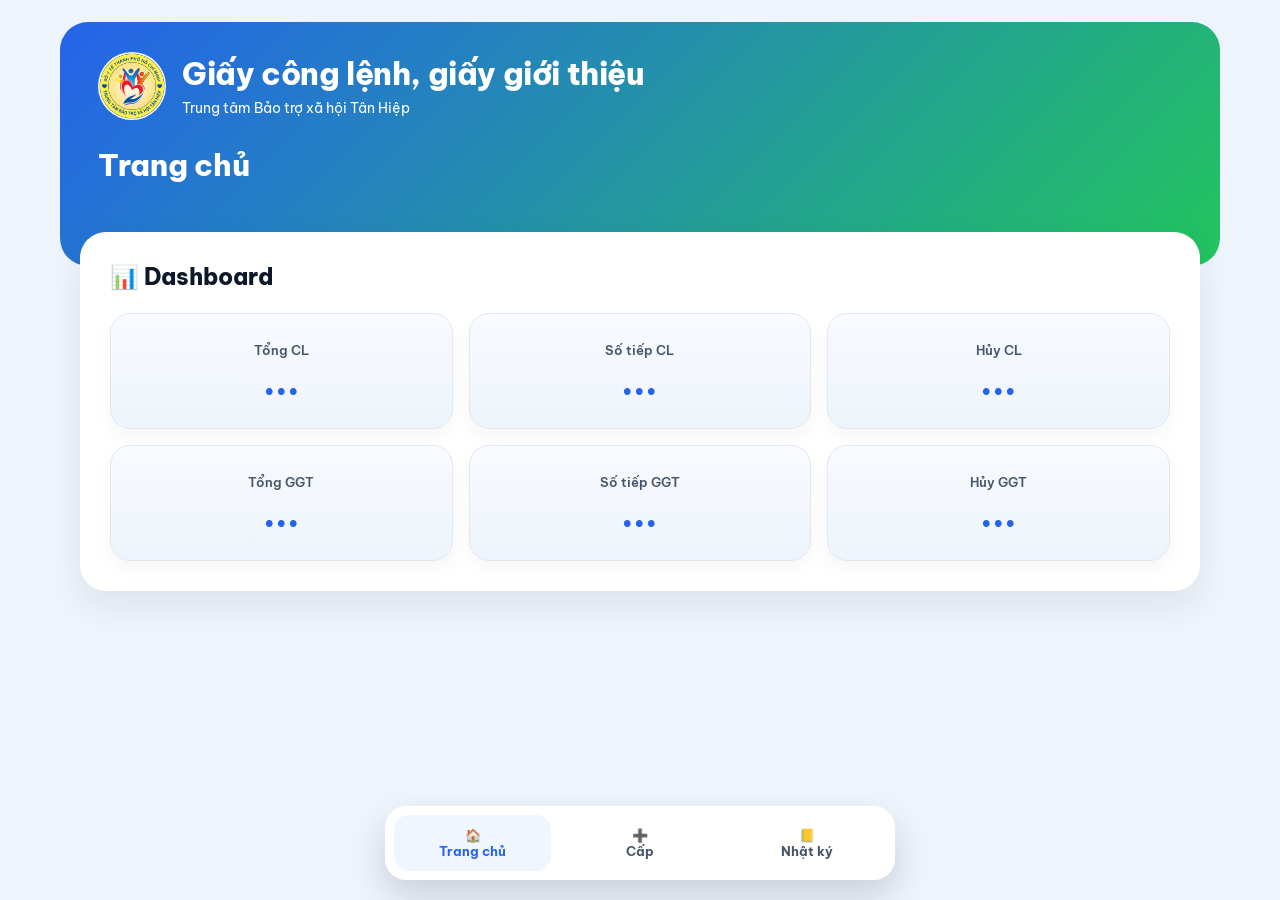
<file: index.html>
<!DOCTYPE html>
<html lang="vi">
<head>
  <meta charset="UTF-8">
  <meta name="viewport" content="width=device-width,initial-scale=1,viewport-fit=cover">

  <title>Giấy công lệnh, giấy giới thiệu</title>

  <meta http-equiv="Cache-Control" content="no-cache, no-store, must-revalidate">
  <meta http-equiv="Pragma" content="no-cache">
  <meta http-equiv="Expires" content="0">

  <meta name="theme-color" content="#2563eb">
  <meta name="apple-mobile-web-app-capable" content="yes">
  <meta name="apple-mobile-web-app-status-bar-style" content="default">
  <meta name="apple-mobile-web-app-title" content="Giấy công lệnh, giấy giới thiệu">

  <link rel="icon" type="image/png" href="icons/icon-192.png?v=159">
  <link rel="apple-touch-icon" sizes="1024x1024" href="logo.png?v=159">
  <link rel="manifest" href="manifest.json?v=159">

  <link rel="preconnect" href="https://fonts.googleapis.com">
  <link rel="preconnect" href="https://fonts.gstatic.com" crossorigin>
  <link
    href="https://fonts.googleapis.com/css2?family=Be+Vietnam+Pro:wght@400;500;600;700;800&display=swap"
    rel="stylesheet"
  >

  <link rel="stylesheet" href="css/style.css?v=159">
</head>

<body>
  <header class="header">
    <div class="brand">
      <img class="brand-logo" src="logo.png?v=159" alt="Logo Trung tâm">
      <div>
        <h1>Giấy công lệnh, giấy giới thiệu</h1>
        <p>Trung tâm Bảo trợ xã hội Tân Hiệp</p>
      </div>
    </div>

    <h2 id="pageTitle">Trang chủ</h2>
  </header>

  <section id="home" class="screen active">
    <div class="card">
      <h3>📊 Dashboard</h3>

      <div class="dashboard dashboard-3col">
        <!-- Hàng 1: Công lệnh -->
        <div>
          <span>Tổng CL</span>
          <h2 id="tongCL">-</h2>
        </div>

        <div>
          <span>Số tiếp CL</span>
          <h2 id="soTiepTheoCL">-</h2>
        </div>

        <div>
          <span>Hủy CL</span>
          <h2 id="huyCL">-</h2>
        </div>

        <!-- Hàng 2: Giấy giới thiệu -->
        <div>
          <span>Tổng GGT</span>
          <h2 id="tongGGT">-</h2>
        </div>

        <div>
          <span>Số tiếp GGT</span>
          <h2 id="soTiepTheoGGT">-</h2>
        </div>

        <div>
          <span>Hủy GGT</span>
          <h2 id="huyGGT">-</h2>
        </div>
      </div>
    </div>
  </section>

  <section id="cap" class="screen">
    <div class="card">
      <h3>📄 Cấp văn bản</h3>

      <label>Loại giấy</label>
      <select id="loaiGiay" onchange="doiLoaiGiay()">
        <option value="CONG_LENH">Công lệnh</option>
        <option value="GIAY_GIOI_THIEU">Giấy giới thiệu</option>
      </select>

      <hr>

      <label>Đồng chí</label>
      <input id="dongChi" placeholder="Nhập họ tên">

      <label>Tuổi</label>
      <input id="tuoi" placeholder="Nhập tuổi nếu có">

      <label>Chức vụ</label>
      <select id="chucVu">
        <option>Nhân viên</option>
        <option>Phó Trưởng phòng</option>
        <option>Trưởng phòng</option>
        <option>Giám đốc</option>
        <option>Phó Giám đốc</option>
      </select>

      <div id="formCL">
        <label>Đi từ</label>
        <input id="diTu" value="TTBTXH Tân Hiệp">

        <label>Đến</label>
        <select id="den" onchange="chonNoiDen()">
          <option>TTYT KV Bình Long</option>
          <option>Bệnh viện ĐK Bình Phước</option>
          <option>Bệnh viện ĐK Bình Dương</option>
          <option>Bệnh viện Chợ Rẫy</option>
          <option>Đồng Nai, Tp. Hồ Chí Minh</option>
          <option>Khác...</option>
        </select>

        <input id="denKhac" style="display:none" placeholder="Nhập nơi đến khác">

        <label>Nội dung công tác</label>
        <select id="noiDung" onchange="chonNoiDungCongTac()">
          <option>Nuôi bệnh</option>
          <option>Chuyển viện, rước bệnh</option>
          <option>Đưa rước viên chức, người lao động đi công tác</option>
          <option>Đưa rước Ban Giám đốc đi công tác</option>
          <option>Khác...</option>
        </select>

        <input id="noiDungKhac" style="display:none" placeholder="Nhập nội dung công tác thực tế">

        <label>Ngày đi</label>
        <input type="date" id="ngayDi">

        <label>Ngày về</label>
        <input type="date" id="ngayVe">

        <label>Phương tiện</label>
        <select id="phuongTien">
          <option>Tự túc</option>
          <option>51A-018.37</option>
          <option>51A-1896</option>
          <option>51B-0268</option>
          <option>51A-0701</option>
        </select>

        <label>Giấy tờ kèm theo</label>
        <input id="giayTo" placeholder="Nếu có">
      </div>

      <div id="formGGT" style="display:none">
        <label>Kính gửi</label>
        <input id="kinhGui" placeholder="Nhập cơ quan kính gửi">

        <label>Nơi đến</label>
        <select id="noiDen">
          <option>TTYT KV Bình Long</option>
          <option>BV ĐK Bình Phước</option>
          <option>BV Chợ Rẫy</option>
          <option>Khác...</option>
        </select>

        <input id="noiDenKhac" style="display:none" placeholder="Nhập nơi đến khác">

        <label>Về việc</label>
        <textarea id="noiDungGGT" placeholder="Nhập nội dung / về việc"></textarea>

        <label>Có giá trị đến hết ngày <span class="optional-note">(không bắt buộc)</span></label>
        <input type="date" id="ngayHetHan">
      </div>

      <label>Ngày cấp trên giấy</label>
      <input type="date" id="ngayCapGiay">

      <label>Phòng/Khu</label>
      <select id="phongKhu">
        <option>Ban Giám đốc</option>
        <option>Phòng Tổ chức - Hành chính</option>
        <option>Phòng Kế hoạch - Tài chính</option>
        <option>Phòng Công tác xã hội</option>
        <option>Phòng Y tế</option>
        <option>Khu I</option>
        <option>Khu II</option>
        <option>Khu III</option>
      </select>

      <label>Người cấp</label>
      <select id="nguoiCap">
        <option value="">-- Chọn người cấp --</option>
        <option value="Nguyễn Thị Bích Huyền - Trưởng phòng">Nguyễn Thị Bích Huyền - Trưởng phòng</option>
         <option value="Phạm Thị Ngân - Phó Trưởng phòng">Phạm Thị Ngân - Phó Trưởng phòng</option>
        <option value="Vũ Ngọc Cẩm Lương - Phó Trưởng phòng">Vũ Ngọc Cẩm Lương - Phó Trưởng phòng</option>
        <option value="Nguyễn Chí Thạnh - Chuyên viên">Nguyễn Chí Thạnh - Chuyên viên</option>
        <option value="Nguyễn Thị Linh Duy - Chuyên viên">Nguyễn Thị Linh Duy - Chuyên viên</option>
        <option value="Đinh Thị Hiền - Chuyên viên">Đinh Thị Hiền - Chuyên viên</option>
        <option value="Đặng Thị Hiền - Chuyên viên">Đặng Thị Hiền - Chuyên viên</option>
        <option value="Nguyễn Thị Thảo - Chuyên viên">Nguyễn Thị Thảo - Chuyên viên</option>
        <option value="Nguyễn Thị Hồng Thắm - Chuyên viên">Nguyễn Thị Hồng Thắm - Chuyên viên</option>
      </select>

      <button id="btnXuatVanBan" onclick="capCongLenh()">📄 Xuất PDF</button>

      <div id="ketqua"></div>
    </div>
  </section>

  <section id="nhatky" class="screen">
    <div class="card">
      <h3>📒 Nhật ký</h3>

      <div class="search-box">
        <input
          id="timKiemNhatKy"
          type="text"
          placeholder="🔍 Tìm tên, số CL/GGT, nội dung, phòng/khu..."
          oninput="locNhatKy()"
        >
      </div>

      <button type="button" class="filter-toggle" onclick="toggleBoLoc()">
        ⚙️ Bộ lọc nâng cao
      </button>

      <div id="boLocNangCao" class="filter-box collapsed">
        <div class="filter-row">
          <div>
            <label>Từ ngày</label>
            <input type="date" id="tuNgay" onchange="locNhatKy()">
          </div>

          <div>
            <label>Đến ngày</label>
            <input type="date" id="denNgay" onchange="locNhatKy()">
          </div>
        </div>

        <select id="locThoiGianNhanh" onchange="apDungLocThoiGianNhanh()">
          <option value="">Tất cả thời gian</option>
          <option value="HOM_NAY">Hôm nay</option>
          <option value="THANG_NAY">Tháng này</option>
          <option value="QUY_NAY">Quý này</option>
        </select>

        <select id="locLoai" onchange="locNhatKy()">
          <option value="">Tất cả loại giấy</option>
          <option value="CONG_LENH">Công lệnh</option>
          <option value="GIAY_GIOI_THIEU">Giấy giới thiệu</option>
        </select>

        <select id="locTrangThai" onchange="locNhatKy()">
          <option value="">Tất cả trạng thái cấp</option>
          <option value="Đã cấp">Đã cấp</option>
          <option value="Đã hủy">Đã hủy</option>
        </select>

        <select id="locPhong" onchange="locNhatKy()">
          <option value="">Tất cả phòng/khu</option>
          <option>Ban Giám đốc</option>
          <option>Phòng Tổ chức - Hành chính</option>
          <option>Phòng Kế hoạch - Tài chính</option>
          <option>Phòng Công tác xã hội</option>
          <option>Phòng Y tế</option>
          <option>Khu I</option>
          <option>Khu II</option>
          <option>Khu III</option>
        </select>

        <select id="locNguoiCap" onchange="locNhatKy()">
          <option value="">Tất cả người cấp</option>
           <option>Nguyễn Thị Bích Huyền - Trưởng phòng</option>
           <option>Phạm Thị Ngân - Phó Trưởng phòng</option>
          <option>Vũ Ngọc Cẩm Lương - Phó Trưởng phòng</option>
          <option>Nguyễn Chí Thạnh - Chuyên viên</option>
          <option>Nguyễn Thị Linh Duy - Chuyên viên</option>
          <option>Đinh Thị Hiền - Chuyên viên</option>
          <option>Đặng Thị Hiền - Chuyên viên</option>
          <option>Nguyễn Thị Thảo - Chuyên viên</option>
          <option>Nguyễn Thị Hồng Thắm - Chuyên viên</option>
        </select>

        <div class="filter-actions">
          <button type="button" class="search-filter-btn" onclick="locNhatKy()">
            🔎 Tìm kiếm
          </button>

          <button type="button" class="reset-filter-btn" onclick="resetLoc()">
            ♻️ Đặt lại
          </button>
        </div>
      </div>

      <button type="button" class="preview-report-btn" onclick="xemTruocBaoCao()">
        👁️ Xem trước báo cáo
      </button>

      <div id="baoCaoList">Đang tải...</div>
    </div>
  </section>

  <div id="modalBaoCao" class="report-modal" aria-hidden="true">
    <div class="report-modal-backdrop" onclick="dongXemTruocBaoCao()"></div>
    <div class="report-modal-dialog" role="dialog" aria-modal="true" aria-labelledby="tieuDeXemTruoc">
      <div class="report-modal-header">
        <div>
          <h3 id="tieuDeXemTruoc">Báo cáo nhật ký cấp văn bản</h3>
          <p>Kiểm tra nội dung trước khi tạo PDF lưu trữ.</p>
        </div>
        <button type="button" class="report-close-btn" onclick="dongXemTruocBaoCao()" aria-label="Đóng">×</button>
      </div>

      <div id="noiDungXemTruoc" class="report-preview-content"></div>

      <div class="saved-report-section">
        <div class="saved-report-heading">
          <b>📁 Báo cáo PDF đã lưu gần đây</b>
          <button type="button" class="small-secondary-btn" onclick="taiDanhSachBaoCaoPdf()">Làm mới</button>
        </div>
        <div id="danhSachBaoCaoDaLuu" class="saved-report-list">Chưa tải danh sách.</div>
      </div>

      <div class="report-modal-actions">
        <button type="button" class="secondary-action-btn" onclick="dongXemTruocBaoCao()">Đóng</button>
        <button type="button" id="btnXuatBaoCaoPdf" class="primary-action-btn" onclick="xuatBaoCaoPdf()">📄 Tạo và mở PDF</button>
      </div>
    </div>
  </div>

  <nav>
    <button class="nav-btn active" onclick="showScreen('home', this)">
      🏠<br>Trang chủ
    </button>

    <button class="nav-btn" onclick="showScreen('cap', this)">
      ➕<br>Cấp
    </button>

    <button class="nav-btn" onclick="showScreen('nhatky', this)">
      📒<br>Nhật ký
    </button>
  </nav>

  <script src="js/app.js?v=159"></script>
</body>
</html>
</file>
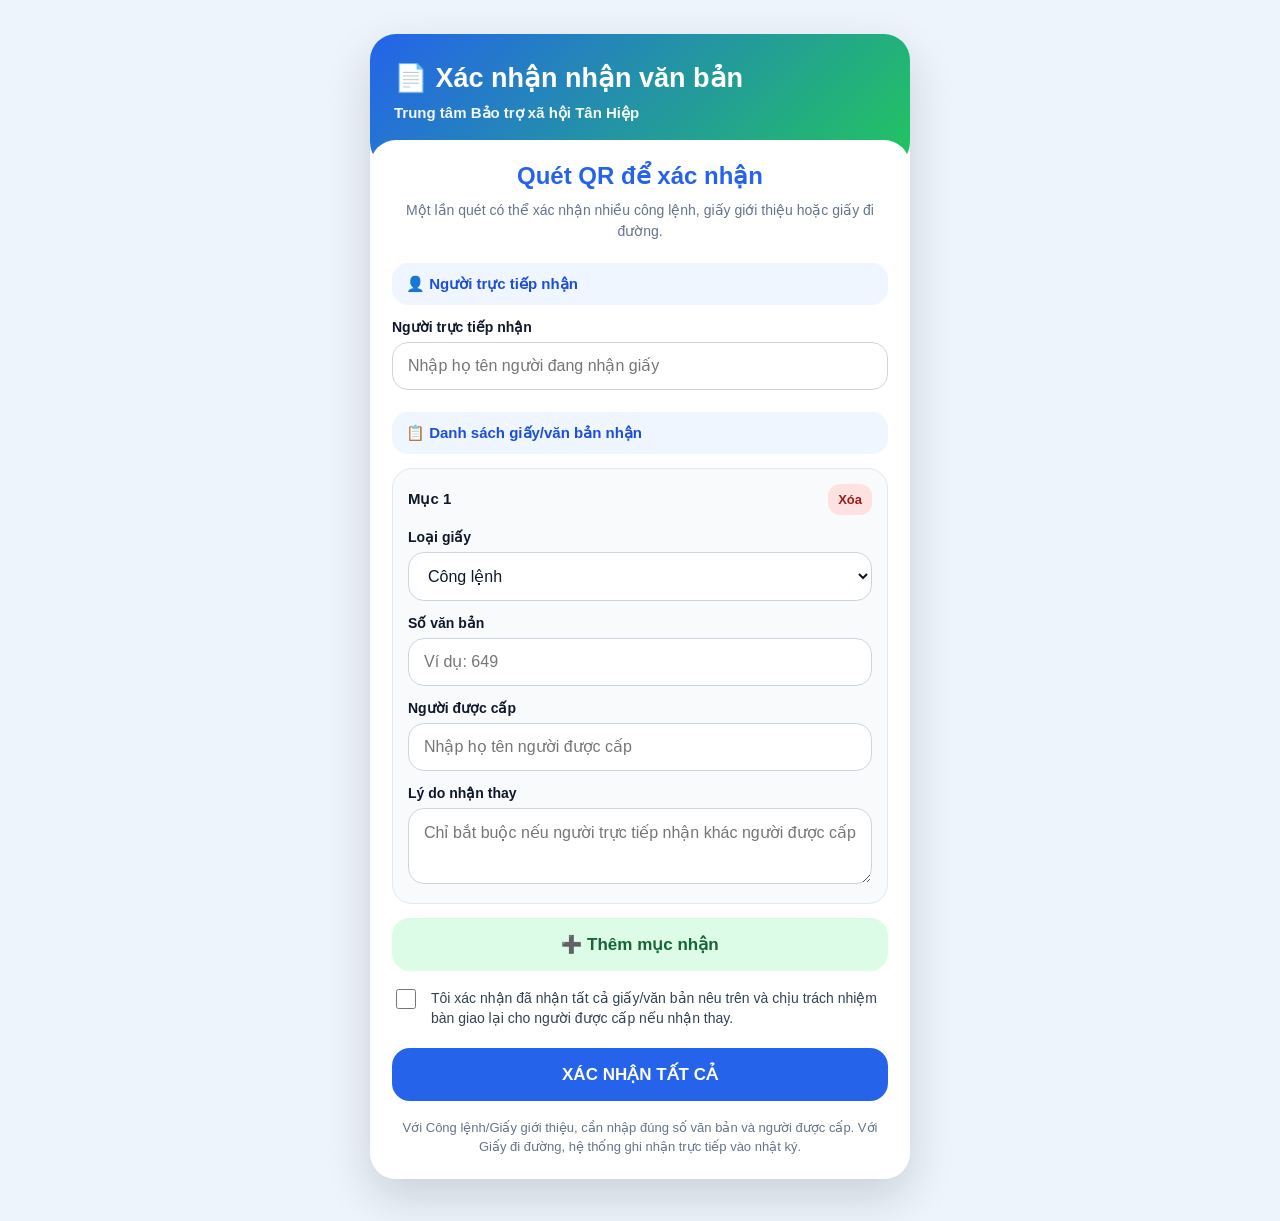
<file: nhan.html>
<!DOCTYPE html>
<html lang="vi">
<head>
  <meta charset="UTF-8" />
  <meta http-equiv="Cache-Control" content="no-cache, no-store, must-revalidate" />
  <meta http-equiv="Pragma" content="no-cache" />
  <meta http-equiv="Expires" content="0" />
  <meta name="viewport" content="width=device-width, initial-scale=1.0, viewport-fit=cover" />
  <title>Xác nhận nhận văn bản</title>

  <meta name="theme-color" content="#2563eb" />
  <meta name="robots" content="noindex,nofollow" />

  <style>
    * { box-sizing: border-box; }

    body {
      margin: 0;
      font-family: Arial, Helvetica, sans-serif;
      background: #eef4fb;
      color: #0f172a;
    }

    .page {
      min-height: 100vh;
      padding: 18px 12px 42px;
      display: flex;
      justify-content: center;
      align-items: flex-start;
    }

    .wrap {
      width: 100%;
      max-width: 560px;
      margin: 0 auto;
      border-radius: 26px;
      overflow: hidden;
      box-shadow: 0 18px 45px rgba(15, 23, 42, 0.16);
      background: white;
    }

    .top {
      background: linear-gradient(135deg, #2563eb, #22c55e);
      color: white;
      padding: 28px 24px 46px;
      border-bottom-left-radius: 26px;
      border-bottom-right-radius: 26px;
    }

    .top h1 {
      margin: 0;
      font-size: 27px;
      font-weight: 900;
      line-height: 1.2;
    }

    .top p {
      margin: 10px 0 0;
      opacity: 0.95;
      font-size: 15px;
      font-weight: 600;
    }

    .card {
      margin-top: -28px;
      padding: 22px;
      background: #fff;
      border-radius: 26px;
    }

    .title { text-align: center; margin-bottom: 18px; }

    .title h2 {
      margin: 0;
      color: #2563eb;
      font-size: 24px;
      font-weight: 900;
    }

    .title p {
      margin: 10px 0 0;
      color: #64748b;
      line-height: 1.45;
      font-size: 14px;
    }

    label {
      display: block;
      margin: 14px 0 7px;
      font-weight: 900;
      font-size: 14px;
    }

    input, select, textarea {
      width: 100%;
      border: 1.5px solid #cbd5e1;
      border-radius: 16px;
      padding: 14px 15px;
      font-size: 16px;
      background: white;
      color: #0f172a;
      outline: none;
      font-family: Arial, Helvetica, sans-serif;
    }

    textarea { min-height: 76px; resize: vertical; }

    input:focus, select:focus, textarea:focus {
      border-color: #2563eb;
      box-shadow: 0 0 0 3px rgba(37, 99, 235, 0.12);
    }

    .section-title {
      margin: 22px 0 10px;
      padding: 12px 14px;
      border-radius: 16px;
      background: #eff6ff;
      color: #1d4ed8;
      font-weight: 900;
      font-size: 15px;
    }

    .item-card {
      margin-top: 14px;
      padding: 15px;
      border-radius: 20px;
      background: #f8fafc;
      border: 1px solid #e2e8f0;
    }

    .item-head {
      display: flex;
      align-items: center;
      justify-content: space-between;
      gap: 10px;
      margin-bottom: 8px;
    }

    .item-head b {
      color: #0f172a;
      font-size: 15px;
    }

    .remove-btn {
      width: auto;
      margin: 0;
      padding: 8px 10px;
      border-radius: 12px;
      background: #fee2e2;
      color: #991b1b;
      font-size: 13px;
    }

    .add-btn {
      background: #dcfce7;
      color: #166534;
      margin-top: 14px;
    }

    .submit-btn {
      background: #2563eb;
      color: white;
    }

    .check {
      display: flex;
      align-items: flex-start;
      gap: 12px;
      margin-top: 18px;
      color: #334155;
      font-size: 14px;
      line-height: 1.4;
    }

    .check input {
      width: 20px;
      height: 20px;
      flex-shrink: 0;
      margin-top: 0;
    }

    button {
      width: 100%;
      border: none;
      border-radius: 18px;
      padding: 16px;
      margin-top: 20px;
      font-size: 17px;
      font-weight: 900;
      cursor: pointer;
    }

    button:disabled {
      background: #94a3b8;
      cursor: not-allowed;
    }

    .note {
      margin-top: 18px;
      text-align: center;
      font-size: 13px;
      color: #64748b;
      line-height: 1.45;
    }

    .msg {
      display: none;
      margin-top: 18px;
      border-radius: 18px;
      padding: 15px;
      line-height: 1.5;
      font-size: 15px;
      font-weight: 700;
    }

    .msg.ok {
      display: block;
      background: #dcfce7;
      color: #166534;
      border: 1px solid #86efac;
    }

    .msg.err {
      display: block;
      background: #fee2e2;
      color: #991b1b;
      border: 1px solid #fecaca;
    }

    .msg.warn {
      display: block;
      background: #fff7ed;
      color: #9a3412;
      border: 1px solid #fed7aa;
    }

    .result-list {
      margin: 10px 0 0;
      padding-left: 18px;
      font-weight: 600;
    }

    .hidden { display: none !important; }

    @media (min-width: 768px) {
      .page { align-items: center; padding-top: 34px; }
      .wrap { max-width: 540px; }
    }
  </style>
</head>

<body>
  <main class="page">
    <div class="wrap">
      <div class="top">
        <h1>📄 Xác nhận nhận văn bản</h1>
        <p>Trung tâm Bảo trợ xã hội Tân Hiệp</p>
      </div>

      <div class="card">
        <div class="title">
          <h2>Quét QR để xác nhận</h2>
          <p>Một lần quét có thể xác nhận nhiều công lệnh, giấy giới thiệu hoặc giấy đi đường.</p>
        </div>

        <form id="formNhan">
          <div class="section-title">👤 Người trực tiếp nhận</div>

          <label for="nguoiTrucTiepNhan">Người trực tiếp nhận</label>
          <input id="nguoiTrucTiepNhan" type="text" placeholder="Nhập họ tên người đang nhận giấy" required />

          <div class="section-title">📋 Danh sách giấy/văn bản nhận</div>
          <div id="itemsContainer"></div>

          <button type="button" class="add-btn" id="btnThemMuc">➕ Thêm mục nhận</button>

          <div class="check">
            <input id="dongY" type="checkbox" required />
            <span>Tôi xác nhận đã nhận tất cả giấy/văn bản nêu trên và chịu trách nhiệm bàn giao lại cho người được cấp nếu nhận thay.</span>
          </div>

          <button id="btnGui" class="submit-btn" type="submit">XÁC NHẬN TẤT CẢ</button>

          <div id="msg" class="msg"></div>
        </form>

        <div class="note">
          Với Công lệnh/Giấy giới thiệu, cần nhập đúng số văn bản và người được cấp. Với Giấy đi đường, hệ thống ghi nhận trực tiếp vào nhật ký.
        </div>
      </div>
    </div>
  </main>

  <script>
    const API_URL = "https://script.google.com/macros/s/AKfycbzsBlbmfyzecmKurNXbyz4oFCEvV9y472P4xbiba-gvE9a3yOSmzNHvF_aSe0HEMrt0/exec";
    const API_TOKEN = "CONGLENH_TANHIEP_2026";

    const form = document.getElementById("formNhan");
    const nguoiTrucTiepNhan = document.getElementById("nguoiTrucTiepNhan");
    const itemsContainer = document.getElementById("itemsContainer");
    const btnThemMuc = document.getElementById("btnThemMuc");
    const dongY = document.getElementById("dongY");
    const btnGui = document.getElementById("btnGui");
    const msg = document.getElementById("msg");

    let itemIndex = 0;

    function showMsg(type, html) {
      msg.className = "msg " + type;
      msg.innerHTML = html;
    }

    function clearMsg() {
      msg.className = "msg";
      msg.innerHTML = "";
    }

    function jsonp(url) {
      return new Promise(function(resolve, reject) {
        const cbName = "cb_" + Date.now() + "_" + Math.floor(Math.random() * 100000);
        const script = document.createElement("script");

        window[cbName] = function(data) {
          delete window[cbName];
          script.remove();
          resolve(data);
        };

        script.src = url + "&callback=" + cbName;
        script.onerror = function() {
          delete window[cbName];
          script.remove();
          reject(new Error("Không kết nối được hệ thống."));
        };

        document.body.appendChild(script);
      });
    }

    function todayISO() {
      const today = new Date();
      const yyyy = today.getFullYear();
      const mm = String(today.getMonth() + 1).padStart(2, "0");
      const dd = String(today.getDate()).padStart(2, "0");
      return yyyy + "-" + mm + "-" + dd;
    }

    function normalizeName(value) {
      return String(value || "")
        .normalize("NFD")
        .replace(/[\u0300-\u036f]/g, "")
        .replace(/đ/g, "d")
        .replace(/Đ/g, "d")
        .toLowerCase()
        .trim()
        .replace(/\s+/g, " ");
    }

    function tenLoai(loai) {
      if (loai === "GIAY_GIOI_THIEU") return "Giấy giới thiệu";
      if (loai === "GIAY_DI_DUONG") return "Giấy đi đường";
      return "Công lệnh";
    }

    function taoItemCard() {
      itemIndex += 1;
      const id = "item_" + itemIndex;
      const div = document.createElement("div");
      div.className = "item-card";
      div.dataset.itemId = id;

      div.innerHTML = `
        <div class="item-head">
          <b class="item-title">Mục nhận</b>
          <button type="button" class="remove-btn">Xóa</button>
        </div>

        <label>Loại giấy</label>
        <select class="item-loai">
          <option value="CONG_LENH">Công lệnh</option>
          <option value="GIAY_GIOI_THIEU">Giấy giới thiệu</option>
          <option value="GIAY_DI_DUONG">Giấy đi đường</option>
        </select>

        <div class="box-so">
          <label>Số văn bản</label>
          <input class="item-so" type="text" inputmode="numeric" placeholder="Ví dụ: 649" />
        </div>

        <div class="box-ngay-gdd hidden">
          <label>Ngày nhận giấy</label>
          <input class="item-ngay-gdd" type="date" />
        </div>

        <label>Người được cấp</label>
        <input class="item-nguoi-duoc-cap" type="text" placeholder="Nhập họ tên người được cấp" />

        <div class="box-lydo-gdd hidden">
          <label>Lý do cấp giấy đi đường</label>
          <select class="item-lydo-gdd">
            <option value="">-- Chọn lý do --</option>
            <option>Nuôi bệnh TTYT KV Bình Long</option>
            <option>Nuôi bệnh Bệnh viện ĐK Bình Phước</option>
            <option>Nuôi bệnh Bệnh viện ĐK Bình Dương</option>
            <option>Chuyển viện TTYT KV Bình Long</option>
            <option>Chuyển viện Bệnh viện Chợ Rẫy</option>
            <option>Khác</option>
          </select>
        </div>

        <div class="box-lydo-gdd-khac hidden">
          <label>Lý do cụ thể</label>
          <textarea class="item-lydo-gdd-khac" placeholder="Nhập lý do cụ thể"></textarea>
        </div>

        <div class="box-lydo-nhan-thay">
          <label>Lý do nhận thay</label>
          <textarea class="item-lydo-nhan-thay" placeholder="Chỉ bắt buộc nếu người trực tiếp nhận khác người được cấp"></textarea>
        </div>
      `;

      const loaiSelect = div.querySelector(".item-loai");
      const lyDoGDD = div.querySelector(".item-lydo-gdd");
      const removeBtn = div.querySelector(".remove-btn");

      loaiSelect.addEventListener("change", function() {
        capNhatItemTheoLoai(div);
      });

      lyDoGDD.addEventListener("change", function() {
        capNhatLyDoGDDKhac(div);
      });

      removeBtn.addEventListener("click", function() {
        if (itemsContainer.querySelectorAll(".item-card").length <= 1) {
          alert("Phải có ít nhất 01 mục nhận.");
          return;
        }
        div.remove();
        capNhatSoThuTu();
      });

      itemsContainer.appendChild(div);
      capNhatItemTheoLoai(div);
      capNhatSoThuTu();
    }

    function capNhatItemTheoLoai(card) {
      const loai = card.querySelector(".item-loai").value;
      const isGDD = loai === "GIAY_DI_DUONG";

      card.querySelector(".box-so").classList.toggle("hidden", isGDD);
      card.querySelector(".box-ngay-gdd").classList.toggle("hidden", !isGDD);
      card.querySelector(".box-lydo-gdd").classList.toggle("hidden", !isGDD);
      card.querySelector(".box-lydo-gdd-khac").classList.add("hidden");

      if (isGDD) {
        card.querySelector(".item-so").value = "";
        const ngay = card.querySelector(".item-ngay-gdd");
        if (!ngay.value) ngay.value = todayISO();
      } else {
        card.querySelector(".item-ngay-gdd").value = "";
        card.querySelector(".item-lydo-gdd").value = "";
        card.querySelector(".item-lydo-gdd-khac").value = "";
      }

      capNhatLyDoGDDKhac(card);
    }

    function capNhatLyDoGDDKhac(card) {
      const lyDo = card.querySelector(".item-lydo-gdd").value;
      const box = card.querySelector(".box-lydo-gdd-khac");
      box.classList.toggle("hidden", lyDo !== "Khác");
      if (lyDo !== "Khác") card.querySelector(".item-lydo-gdd-khac").value = "";
    }

    function capNhatSoThuTu() {
      const cards = Array.from(itemsContainer.querySelectorAll(".item-card"));
      cards.forEach(function(card, idx) {
        const title = card.querySelector(".item-title");
        if (title) title.textContent = "Mục " + (idx + 1);
      });
    }

    function thuThapItems() {
      const cards = Array.from(itemsContainer.querySelectorAll(".item-card"));
      const nguoiNhan = nguoiTrucTiepNhan.value.trim();
      const items = [];
      const errors = [];

      cards.forEach(function(card, idx) {
        const stt = idx + 1;
        const loai = card.querySelector(".item-loai").value;
        const soVanBan = card.querySelector(".item-so").value.trim();
        const ngayGDD = card.querySelector(".item-ngay-gdd").value;
        const nguoiDuocCap = card.querySelector(".item-nguoi-duoc-cap").value.trim();
        const lyDoGDD = card.querySelector(".item-lydo-gdd").value;
        const lyDoGDDKhac = card.querySelector(".item-lydo-gdd-khac").value.trim();
        const lyDoNhanThay = card.querySelector(".item-lydo-nhan-thay").value.trim();
        const nhanThay = normalizeName(nguoiNhan) !== normalizeName(nguoiDuocCap);

        if (!nguoiDuocCap) {
          errors.push("Mục " + stt + ": Vui lòng nhập người được cấp.");
          return;
        }

        if (loai !== "GIAY_DI_DUONG" && !soVanBan) {
          errors.push("Mục " + stt + ": Vui lòng nhập số văn bản.");
          return;
        }

        if (loai === "GIAY_DI_DUONG") {
          if (!ngayGDD) {
            errors.push("Mục " + stt + ": Vui lòng chọn ngày nhận giấy.");
            return;
          }
          if (!lyDoGDD) {
            errors.push("Mục " + stt + ": Vui lòng chọn lý do cấp giấy đi đường.");
            return;
          }
          if (lyDoGDD === "Khác" && !lyDoGDDKhac) {
            errors.push("Mục " + stt + ": Vui lòng nhập lý do cụ thể khi chọn Khác.");
            return;
          }
        }

        if (nhanThay && !lyDoNhanThay) {
          errors.push("Mục " + stt + ": Người trực tiếp nhận khác người được cấp, vui lòng nhập lý do nhận thay.");
          return;
        }

        items.push({
          loai: loai,
          soVanBan: soVanBan,
          nguoiDuocCap: nguoiDuocCap,
          lyDoNhanThay: nhanThay ? lyDoNhanThay : "",
          ngayGDD: ngayGDD,
          lyDoGDD: lyDoGDD,
          lyDoGDDKhac: lyDoGDDKhac
        });
      });

      return { items, errors };
    }

    function renderKetQua(data) {
      const okItems = data && data.data && Array.isArray(data.data.thanhCong) ? data.data.thanhCong : [];
      const errItems = data && data.data && Array.isArray(data.data.loi) ? data.data.loi : [];

      let html = `✅ <b>${data.message || "Đã xử lý xong."}</b>`;

      if (okItems.length) {
        html += `<br><br><b>Thành công:</b><ol class="result-list">`;
        okItems.forEach(function(item) {
          const soText = item.soVanBan ? " số " + item.soVanBan : "";
          const ngayText = item.ngayGDD ? " - ngày " + item.ngayGDD : "";
          html += `<li>${item.loaiTen || tenLoai(item.loaiGiay)}${soText}${ngayText} - ${item.nguoiDuocCap || ""}</li>`;
        });
        html += `</ol>`;
      }

      if (errItems.length) {
        html += `<br><b>Lỗi:</b><ol class="result-list">`;
        errItems.forEach(function(item) {
          html += `<li>${item.message || "Không xác nhận được."}</li>`;
        });
        html += `</ol>`;
      }

      showMsg(errItems.length ? "warn" : "ok", html);
    }

    btnThemMuc.addEventListener("click", function() {
      taoItemCard();
    });

    form.addEventListener("submit", async function(e) {
      e.preventDefault();
      clearMsg();

      const nguoiNhan = nguoiTrucTiepNhan.value.trim();
      if (!nguoiNhan) {
        showMsg("err", "❌ Vui lòng nhập người trực tiếp nhận.");
        return;
      }

      const result = thuThapItems();
      if (result.errors.length) {
        showMsg("err", "❌ " + result.errors.join("<br>"));
        return;
      }

      if (!result.items.length) {
        showMsg("err", "❌ Vui lòng thêm ít nhất 01 mục nhận.");
        return;
      }

      if (!dongY.checked) {
        showMsg("err", "❌ Vui lòng tích xác nhận.");
        return;
      }

      btnGui.disabled = true;
      btnGui.textContent = "ĐANG GỬI...";
      showMsg("ok", "⏳ Đang gửi xác nhận, vui lòng chờ...");

      try {
        const params = new URLSearchParams();
        params.set("action", "xacNhanNhieuVanBan");
        params.set("token", API_TOKEN);
        params.set("nguoiNhanThucTe", nguoiNhan);
        params.set("items", JSON.stringify(result.items));

        const data = await jsonp(API_URL + "?" + params.toString());

        if (!data || !data.ok) {
          showMsg("err", "❌ " + ((data && data.message) ? data.message : "Không xác nhận được."));
          return;
        }

        renderKetQua(data);

        if (!data.partial) {
          form.reset();
          itemsContainer.innerHTML = "";
          taoItemCard();
        }

      } catch (err) {
        showMsg("err", "❌ Không gửi được xác nhận. Vui lòng kiểm tra mạng hoặc thử lại.");
      } finally {
        btnGui.disabled = false;
        btnGui.textContent = "XÁC NHẬN TẤT CẢ";
      }
    });

    taoItemCard();
  </script>
</body>
</html>
</file>
<file: css/style.css>
* {
  box-sizing: border-box;
}

body {
  margin: 0;
  font-family: Arial, Helvetica, sans-serif;
  background: #eef4fb;
  color: #0f172a;
}

.header {
  background: linear-gradient(135deg, #2563eb, #22c55e);
  color: white;
  padding: 42px 22px 70px;
  border-bottom-left-radius: 34px;
  border-bottom-right-radius: 34px;
}

.brand {
  display: flex;
  align-items: center;
  gap: 14px;
}

.brand img {
  width: 72px;
  height: 72px;
  object-fit: contain;
  background: transparent !important;
  border-radius: 50% !important;
  padding: 0 !important;
  box-shadow: none !important;
}

.brand h1 {
  margin: 0;
  font-size: 30px;
  font-weight: 900;
  line-height: 1.15;
}

.brand p {
  margin: 8px 0 0;
  font-size: 15px;
}

.header h2 {
  margin: 22px 0 0;
  font-size: 28px;
  font-weight: 900;
}

.screen {
  display: none;
  padding: 0 16px 110px;
  margin-top: -45px;
}

.screen.active {
  display: block;
}

.card {
  background: white;
  border-radius: 24px;
  padding: 18px;
  margin: 18px 0;
  box-shadow: 0 14px 35px rgba(15, 23, 42, 0.08);
}

.card h3 {
  margin: 0 0 18px;
  font-size: 21px;
  font-weight: 900;
}

.dashboard {
  display: grid;
  grid-template-columns: 1fr 1fr;
  gap: 12px;
}

.dashboard div {
  background: #f1f5f9;
  border-radius: 18px;
  padding: 16px 10px;
  text-align: center;
}

.dashboard span {
  display: block;
  font-size: 13px;
  color: #64748b;
  margin-bottom: 8px;
}

.dashboard h2 {
  margin: 0;
  font-size: 26px;
  color: #2563eb;
}

label {
  display: block;
  margin: 15px 0 8px;
  font-weight: 900;
}

input,
textarea,
select {
  width: 100%;
  border: 1.5px solid #cbd5e1;
  border-radius: 18px;
  padding: 15px 16px;
  font-size: 16px;
  background: white;
  color: #0f172a;
  outline: none;
}

input:focus,
textarea:focus,
select:focus {
  border-color: #2563eb;
  box-shadow: 0 0 0 3px rgba(37, 99, 235, 0.12);
}

textarea {
  min-height: 95px;
  resize: vertical;
}

hr {
  border: none;
  height: 1px;
  background: #e2e8f0;
  margin: 18px 0;
}

button,
.link-btn,
.share-btn {
  display: block;
  width: 100%;
  border: none;
  border-radius: 18px;
  padding: 16px;
  margin-top: 14px;
  font-size: 17px;
  font-weight: 900;
  text-align: center;
  text-decoration: none;
  cursor: pointer;
}

button {
  background: #dbeafe;
  color: #1d4ed8;
}

button:active {
  transform: scale(0.98);
}

.link-btn {
  background: #eff6ff;
  color: #1d4ed8;
}

.share-btn {
  background: linear-gradient(135deg, #16a34a, #22c55e);
  color: white;
}

.danger-btn {
  background: #fee2e2;
  color: #b91c1c;
  border-radius: 12px;
  padding: 10px;
  font-size: 14px;
}

#ketqua {
  display: none;
  margin-top: 18px;
  padding: 16px;
  border-radius: 18px;
  background: #ecfdf5;
  color: #047857;
  font-weight: 800;
  line-height: 1.5;
}

.empty {
  background: #f8fafc;
  color: #64748b;
  padding: 16px;
  border-radius: 16px;
  font-weight: 700;
}

/* Ô tìm kiếm Nhật ký */
.search-box {
  margin: 0 0 14px 0;
}

.search-box input {
  width: 100%;
  border: 1.5px solid #cbd5e1;
  border-radius: 18px;
  padding: 13px 15px;
  font-size: 14px;
  background: #f8fafc;
}

/* Nhật ký */
.report-group {
  background: white;
  border-radius: 20px;
  padding: 12px;
  margin-bottom: 14px;
  box-shadow: 0 10px 28px rgba(15, 23, 42, 0.08);
}

/* Cấp 1: Phòng/Khu */
.report-title {
  display: flex;
  justify-content: space-between;
  align-items: flex-start;
  gap: 12px;
  background: #eaf2ff;
  padding: 15px 16px;
  border-radius: 16px;
  cursor: pointer;
}

.report-title .left {
  flex: 1;
  text-align: left;
}

.report-title .left b {
  display: block;
  font-size: 16px;
  font-weight: 900;
  color: #0f172a;
}

.report-title .left small {
  display: block;
  margin-top: 4px;
  font-size: 11.5px;
  color: #64748b;
}

.report-title .right {
  min-width: 72px;
  text-align: right;
}

.report-title .right span {
  display: block;
  font-size: 12px;
  font-weight: 900;
  color: #2563eb;
  margin: 1px 0;
}

/* Cấp 2: Người */
.person-row {
  display: flex;
  justify-content: space-between;
  align-items: flex-start;
  gap: 10px;
  background: #f3f6fb;
  margin: 8px 0 6px 12px;
  padding: 11px 13px;
  border-radius: 14px;
  cursor: pointer;
}

.person-row .left {
  flex: 1;
  text-align: left;
}

.person-row .left b {
  display: block;
  font-size: 14px;
  font-weight: 900;
  color: #0f172a;
}

.person-row .left small {
  display: block;
  margin-top: 3px;
  font-size: 11px;
  color: #64748b;
}

.person-row .right {
  min-width: 60px;
  text-align: right;
}

.person-row .right span {
  display: block;
  font-size: 11.5px;
  font-weight: 900;
  color: #2563eb;
}

/* Cấp 3: Văn bản */
.person-detail {
  padding-left: 0;
}

.vb-mini-row {
  display: flex;
  justify-content: space-between;
  align-items: flex-start;
  gap: 10px;
  background: white;
  border-left: 4px solid #2563eb;
  border-radius: 11px;
  padding: 8px 10px;
  margin: 7px 0 7px 26px;
  min-height: 44px;
  box-shadow: 0 4px 12px rgba(15, 23, 42, 0.06);
  cursor: pointer;
}

.vb-mini-row b {
  display: block;
  font-size: 13px;
  color: #0f172a;
  margin-bottom: 2px;
}

.vb-mini-row small {
  display: block;
  font-size: 11.5px;
  color: #64748b;
  line-height: 1.25;
  max-width: 180px;
  white-space: nowrap;
  overflow: hidden;
  text-overflow: ellipsis;
}

.vb-mini-row span {
  min-width: 58px;
  text-align: right;
  font-size: 11.5px;
  color: #2563eb;
  font-weight: 900;
}

.cl-detail {
  background: #f8fafc;
  border-radius: 11px;
  padding: 9px 11px;
  margin: 0 0 10px 26px;
  border: 1px solid #e2e8f0;
  font-size: 12.5px;
}

.cl-detail p {
  margin: 4px 0;
  line-height: 1.35;
}

.cl-detail a {
  color: #2563eb;
  font-weight: 900;
}

.update-box {
  position: fixed;
  left: 16px;
  right: 16px;
  bottom: 90px;
  background: white;
  border-radius: 18px;
  padding: 16px;
  box-shadow: 0 12px 35px rgba(0,0,0,0.2);
  z-index: 9999;
  font-weight: 700;
}

/* Thanh điều hướng */
nav {
  position: fixed;
  left: 14px;
  right: 14px;
  bottom: 14px;
  background: white;
  border-radius: 24px;
  padding: 10px;
  display: flex;
  gap: 8px;
  box-shadow: 0 16px 35px rgba(15, 23, 42, 0.16);
  z-index: 50;
}

nav button {
  margin: 0;
  flex: 1;
  padding: 10px 6px;
  border-radius: 18px;
  background: transparent;
  color: #475569;
  font-size: 13px;
}

nav button.active {
  background: #eff6ff;
  color: #2563eb;
}

@media (min-width: 768px) {
  body {
    max-width: 520px;
    margin: 0 auto;
  }

  nav {
    left: calc(50% - 246px);
    right: calc(50% - 246px);
  }
}
/* ===== SỬA BỐ CỤC PHÒNG/KHU NHẬT KÝ ===== */

.report-title {
  display: flex !important;
  justify-content: space-between !important;
  align-items: flex-start !important;
  text-align: left !important;
  gap: 10px !important;
  padding: 12px 14px !important;
  border-radius: 15px !important;
}

/* Bên trái: tên Phòng/Khu */
.report-title > div:first-child {
  flex: 1 !important;
  min-width: 0 !important;
  text-align: left !important;
}

/* Tên phòng/khu */
.report-title > div:first-child b {
  display: block !important;
  text-align: left !important;
  font-size: 14px !important;
  line-height: 1.25 !important;
  font-weight: 900 !important;
  white-space: normal !important;
}

/* Dòng mô tả bên dưới */
.report-title > div:first-child small {
  display: block !important;
  text-align: left !important;
  margin-top: 4px !important;
  font-size: 11px !important;
  line-height: 1.2 !important;
  color: #64748b !important;
}

/* Bên phải: số lượng */
.report-title > div:last-child {
  min-width: 58px !important;
  text-align: right !important;
  flex-shrink: 0 !important;
}

.report-title > div:last-child span {
  display: block !important;
  font-size: 11.5px !important;
  font-weight: 900 !important;
  color: #2563eb !important;
  line-height: 1.25 !important;
}

/* Thu gọn khoảng trắng trong từng nhóm */
.report-group {
  padding: 10px !important;
  margin-bottom: 12px !important;
}

/* Cấp người nhỏ hơn phòng/khu */
.person-row {
  margin-left: 12px !important;
  padding: 9px 11px !important;
}

.person-row > div:first-child {
  text-align: left !important;
}

.person-row > div:first-child b {
  font-size: 13px !important;
  line-height: 1.25 !important;
}

.person-row > div:first-child small {
  font-size: 10.5px !important;
}
/* ÉP TÊN PHÒNG/KHU LUÔN NẰM BÊN TRÁI */
.report-title {
  display: flex !important;
  justify-content: space-between !important;
  align-items: flex-start !important;
  text-align: left !important;
}

.report-title .phong-left {
  flex: 1 !important;
  min-width: 0 !important;
  text-align: left !important;
  display: block !important;
}

.report-title .phong-left b {
  display: block !important;
  width: 100% !important;
  text-align: left !important;
  font-size: 14px !important;
  line-height: 1.25 !important;
  font-weight: 900 !important;
  white-space: normal !important;
}

.report-title .phong-left small {
  display: block !important;
  text-align: left !important;
  font-size: 10.8px !important;
  margin-top: 4px !important;
  color: #64748b !important;
}

.report-title .phong-right {
  width: 58px !important;
  flex-shrink: 0 !important;
  text-align: right !important;
}

.report-title .phong-right span {
  display: block !important;
  font-size: 11.5px !important;
  font-weight: 900 !important;
  color: #2563eb !important;
}
.check-btn {
  background: #fef3c7;
  color: #92400e;
  padding: 12px;
  font-size: 14px;
  border-radius: 14px;
}

.history-box {
  background: #fff7ed;
  border: 1px solid #fed7aa;
  border-radius: 16px;
  padding: 12px;
  margin-top: 12px;
  color: #7c2d12;
  font-size: 14px;
  line-height: 1.4;
}

.history-item {
  background: white;
  border-radius: 14px;
  padding: 10px;
  margin-top: 10px;
  border-left: 4px solid #f97316;
}

.history-item b {
  display: block;
  font-size: 14px;
}

.history-item small {
  display: block;
  color: #64748b;
  font-size: 12px;
  margin-top: 3px;
}

.warning-btn {
  background: #fed7aa;
  color: #9a3412;
  padding: 10px;
  font-size: 13px;
  border-radius: 12px;
}
/* ================= GIAO DIỆN MÁY TÍNH - CHUẨN DESKTOP ================= */
@media (min-width: 900px) {
  body {
    max-width: none;
    margin: 0;
    background: #eaf2fb;
  }

  .header {
    max-width: 1180px;
    margin: 24px auto 0;
    padding: 34px 46px 78px;
    border-radius: 32px;
  }

  .brand {
    align-items: center;
  }

  .brand img {
  width: 72px;
  height: 72px;
  border-radius: 50% !important;
  background: transparent !important;
  padding: 0 !important;
  box-shadow: none !important;
}

  .brand h1 {
    font-size: 34px;
    line-height: 1.15;
  }

  .brand p {
    font-size: 16px;
  }

  .header h2 {
    font-size: 32px;
    margin-top: 28px;
  }

  .screen {
    max-width: 1120px;
    margin: -50px auto 0;
    padding: 0 24px 110px;
  }

  .card {
    border-radius: 26px;
    padding: 26px;
    margin: 20px 0;
  }

  .card h3 {
    font-size: 24px;
    margin-bottom: 22px;
  }

  /* Dashboard cân đối 3 cột x 2 hàng */
  .dashboard {
    grid-template-columns: repeat(3, 1fr);
    gap: 18px;
  }

  .dashboard div {
    min-height: 112px;
    padding: 22px 16px;
    border-radius: 18px;
  }

  .dashboard span {
    font-size: 14px;
  }

  .dashboard h2 {
    font-size: 34px;
  }

  /* Cụm nút Trang chủ */
  #home .card:nth-of-type(2) {
    display: grid;
    grid-template-columns: 1fr 1fr;
    gap: 18px;
  }

  #home .card:nth-of-type(2) button {
    margin-top: 0;
    height: 64px;
  }

  /* Form cấp văn bản dễ nhìn hơn */
  #cap .card {
    max-width: 920px;
    margin-left: auto;
    margin-right: auto;
  }

  input,
  textarea,
  select {
    font-size: 16px;
    padding: 14px 16px;
  }

  textarea {
    min-height: 110px;
  }

  /* Nhật ký rộng vừa phải */
  #nhatky .card {
    max-width: 980px;
    margin-left: auto;
    margin-right: auto;
  }

  .report-group {
    padding: 18px;
  }

  .report-title {
    padding: 16px 18px;
  }

  .person-row {
    margin-left: 26px;
    max-width: 880px;
  }

  .person-detail {
    margin-left: 48px;
    max-width: 820px;
  }

  .vb-mini-row,
  .cl-detail {
    max-width: 760px;
  }

  /* Thanh điều hướng desktop */
  nav {
    width: 430px;
    left: 50%;
    right: auto;
    transform: translateX(-50%);
    bottom: 18px;
    padding: 10px;
  }

  nav button {
    font-size: 13px;
    padding: 10px 6px;
  }
}
/* =====================================================
   FONT VÀ GIAO DIỆN CHUNG
===================================================== */

html,
body,
button,
input,
textarea,
select {
  font-family: "Be Vietnam Pro", Arial, Helvetica, sans-serif;
}

body {
  -webkit-font-smoothing: antialiased;
  text-rendering: optimizeLegibility;
}

/* Giảm cảm giác chữ quá đậm */
.brand h1,
.header h2,
.card h3 {
  font-weight: 800;
}

button,
.link-btn,
.share-btn {
  font-weight: 700;
}

.dashboard h2 {
  font-weight: 800;
}

/* =====================================================
   GIAO DIỆN MÁY TÍNH
===================================================== */

@media (min-width: 768px) {
  body {
    max-width: none;
    min-height: 100vh;
    margin: 0;
    padding: 22px 28px 125px;
    background: #eef4fb;
  }

  /* Header */
  .header {
    max-width: 1160px;
    min-height: 220px;
    margin: 0 auto;
    padding: 30px 38px 82px;
    border-radius: 28px;
  }

  .brand {
    gap: 16px;
  }

 .brand img {
  width: 68px;
  height: 68px;
  padding: 0 !important;
  border-radius: 50% !important;
  background: transparent !important;
  box-shadow: none !important;
}

  .brand h1 {
    font-size: 31px;
    line-height: 1.2;
    letter-spacing: -0.4px;
  }

  .brand p {
    margin-top: 6px;
    font-size: 14px;
  }

  .header h2 {
    margin-top: 26px;
    font-size: 30px;
    letter-spacing: -0.3px;
  }

  /* Nội dung chính */
  .screen {
    max-width: 1160px;
    margin: -52px auto 0;
    padding: 0 20px 120px;
  }

  .card {
    padding: 24px;
    margin: 18px 0;
    border-radius: 22px;
  }

  .card h3 {
    margin-bottom: 20px;
    font-size: 22px;
  }

  /* Dashboard 3 cột x 2 hàng */
  .dashboard {
    grid-template-columns: repeat(3, minmax(0, 1fr));
    gap: 16px;
  }

  .dashboard div {
    min-height: 92px;
    padding: 18px 14px;
    border-radius: 17px;
  }

  .dashboard span {
    margin-bottom: 7px;
    font-size: 13px;
  }

  .dashboard h2 {
    font-size: 29px;
  }

  /* Các nút thao tác */
  .home-actions {
    display: grid;
    grid-template-columns: repeat(2, minmax(0, 1fr));
    gap: 16px;
  }

  .home-actions button {
    min-height: 58px;
    margin: 0;
    font-size: 15px;
    border-radius: 16px;
  }

  /* Nhật ký */
  .report-title b,
  .person-row b {
    font-size: 15px;
    font-weight: 700;
  }

  .report-title,
  .person-row {
    padding: 13px 15px;
  }

  .vb-mini-row {
    padding: 11px 14px;
  }

  /* Thanh điều hướng đáy trên máy tính */
  nav {
    left: 50%;
    right: auto;
    bottom: 20px;
    width: min(510px, calc(100% - 44px));
    padding: 9px;
    gap: 10px;
    border-radius: 21px;
    transform: translateX(-50%);
  }

  nav button {
    min-height: 56px;
    padding: 10px 12px;
    border-radius: 15px;
    font-size: 13px;
    font-weight: 700;
  }
}
.filter-box{

display:grid;

gap:10px;

margin-bottom:16px;

}

.filter-box input,

.filter-box select{

background:#fff;

}

.filter-box button{

margin-top:0;

}
/* ===== BỘ LỌC NHẬT KÝ THU GỌN ===== */

.filter-toggle {
  margin-top: 10px;
  margin-bottom: 12px;
  background: #eff6ff;
  color: #1d4ed8;
  border-radius: 16px;
  padding: 13px 14px;
  font-size: 15px;
}

.filter-box {
  display: grid;
  gap: 10px;
  margin-bottom: 16px;
  padding: 12px;
  background: #f8fafc;
  border: 1px solid #e2e8f0;
  border-radius: 18px;
}

.filter-box.collapsed {
  display: none;
}

.filter-row {
  display: grid;
  grid-template-columns: 1fr 1fr;
  gap: 10px;
}

.filter-row label {
  margin: 0 0 5px;
  font-size: 12px;
  color: #64748b;
  font-weight: 700;
}

.filter-box input,
.filter-box select {
  height: 46px;
  border-radius: 14px;
  padding: 10px 12px;
  font-size: 14px;
}

.filter-box button {
  margin-top: 0;
  padding: 13px;
  border-radius: 15px;
  font-size: 15px;
}
/* ===== NÚT TÌM KIẾM / ĐẶT LẠI BỘ LỌC ===== */

.filter-actions {
  display: grid;
  grid-template-columns: 1fr 1fr;
  gap: 10px;
}

.filter-actions button {
  margin-top: 0;
  padding: 13px 10px;
  border-radius: 15px;
  font-size: 15px;
}

.search-filter-btn {
  background: #2563eb;
  color: white;
}

.reset-filter-btn {
  background: #e2e8f0;
  color: #334155;
}
/* ===== CẢNH BÁO TRÙNG CÔNG LỆNH ===== */

.conflict-box {
  background: #fff7ed;
  border: 1.5px solid #fed7aa;
  border-radius: 18px;
  padding: 16px;
  color: #7c2d12;
}

.conflict-box h3 {
  margin: 0 0 12px;
  font-size: 18px;
  color: #9a3412;
}

.conflict-box p {
  margin: 7px 0;
  line-height: 1.4;
}

.conflict-actions {
  display: grid;
  grid-template-columns: 1fr;
  gap: 10px;
  margin-top: 14px;
}

.conflict-actions button {
  margin-top: 0;
  border-radius: 14px;
  padding: 13px;
  font-size: 15px;
}

.conflict-actions button:nth-child(1) {
  background: #dbeafe;
  color: #1d4ed8;
}

.conflict-actions button:nth-child(2) {
  background: #fef3c7;
  color: #92400e;
}

.conflict-actions button:nth-child(3) {
  background: #dcfce7;
  color: #166534;
}

.conflict-actions button:nth-child(4) {
  background: #fee2e2;
  color: #991b1b;
}
.conflict-box {
  background: #fff7ed;
  border: 1.5px solid #fed7aa;
  border-radius: 18px;
  padding: 16px;
  color: #7c2d12;
}

.conflict-box h3 {
  margin: 0 0 12px;
  font-size: 18px;
  color: #9a3412;
}

.conflict-box p {
  margin: 7px 0;
  line-height: 1.4;
}

.conflict-actions {
  display: grid;
  grid-template-columns: 1fr;
  gap: 10px;
  margin-top: 14px;
}

.conflict-actions button {
  margin-top: 0;
  border-radius: 14px;
  padding: 13px;
  font-size: 15px;
}

.conflict-actions button:nth-child(1) {
  background: #dbeafe;
  color: #1d4ed8;
}

.conflict-actions button:nth-child(2) {
  background: #fef3c7;
  color: #92400e;
}

.conflict-actions button:nth-child(3) {
  background: #dcfce7;
  color: #166534;
}

.conflict-actions button:nth-child(4) {
  background: #fee2e2;
  color: #991b1b;
}
.conflict-box {
  background: #fff7ed;
  border: 1.5px solid #fed7aa;
  border-radius: 18px;
  padding: 16px;
  color: #7c2d12;
}

.conflict-box h3 {
  margin: 0 0 12px;
  font-size: 18px;
  color: #9a3412;
}

.conflict-box p {
  margin: 7px 0;
  line-height: 1.4;
}

.conflict-actions {
  display: grid;
  grid-template-columns: 1fr;
  gap: 10px;
  margin-top: 14px;
}

.conflict-actions button {
  margin-top: 0;
  border-radius: 14px;
  padding: 13px;
  font-size: 15px;
}

.conflict-actions button:nth-child(1) {
  background: #dbeafe;
  color: #1d4ed8;
}

.conflict-actions button:nth-child(2) {
  background: #fef3c7;
  color: #92400e;
}

.conflict-actions button:nth-child(3) {
  background: #dcfce7;
  color: #166534;
}

.conflict-actions button:nth-child(4) {
  background: #fee2e2;
  color: #991b1b;
}

/* ===== BỔ SUNG QR NHẬN VĂN BẢN - v138 ===== */
.nhan-status {
  display: inline-block;
  margin-top: 4px;
  padding: 3px 8px;
  border-radius: 999px;
  background: #eff6ff;
  color: #1d4ed8;
  font-size: 11px;
  font-weight: 800;
}

@media (min-width: 768px) {
  .home-actions {
    grid-template-columns: repeat(3, minmax(0, 1fr));
  }
}
/* =====================================================
   TỐI ƯU TRANG CHỦ / DASHBOARD
   Ẩn nút dư, làm dashboard cân đối hơn
===================================================== */

/* Nếu trong HTML còn sót home-actions thì vẫn ẩn */
.home-actions {
  display: none !important;
}

/* Trang chủ gọn hơn */
#home {
  padding-bottom: 115px !important;
}

/* Card Dashboard đẹp và cân đối */
#home .card {
  max-width: 1120px !important;
  margin-left: auto !important;
  margin-right: auto !important;
  border-radius: 26px !important;
  padding: 26px !important;
}

/* Tiêu đề dashboard */
#home .card h3 {
  display: flex !important;
  align-items: center !important;
  gap: 8px !important;
  font-size: 23px !important;
  margin-bottom: 22px !important;
}

/* Dashboard: 3 cột, 2 hàng theo từng loại giấy */
.dashboard {
  display: grid !important;
  grid-template-columns: repeat(3, minmax(0, 1fr)) !important;
  gap: 14px !important;
}

/* Ô thống kê */
.dashboard div {
  background: linear-gradient(180deg, #f8fbff, #eef4fb) !important;
  border: 1px solid #e2e8f0 !important;
  border-radius: 20px !important;
  padding: 18px 12px !important;
  min-height: 104px !important;
  display: flex !important;
  flex-direction: column !important;
  justify-content: center !important;
  align-items: center !important;
  text-align: center !important;
  box-shadow: 0 8px 18px rgba(15, 23, 42, 0.04) !important;
}

/* Nhãn thống kê */
.dashboard span {
  font-size: 13px !important;
  color: #475569 !important;
  margin-bottom: 8px !important;
  font-weight: 600 !important;
}

/* Số thống kê */
.dashboard h2 {
  font-size: 31px !important;
  line-height: 1 !important;
  font-weight: 900 !important;
  color: #2563eb !important;
}

/* Desktop: 3 cột x 2 hàng */
@media (min-width: 900px) {
  .dashboard {
    grid-template-columns: repeat(3, minmax(0, 1fr)) !important;
    gap: 16px !important;
  }

  .dashboard div {
    min-height: 116px !important;
    padding: 20px 10px !important;
  }

  .dashboard h2 {
    font-size: 34px !important;
  }

  #home .card {
    padding: 30px !important;
  }
}

/* Tablet: 3 cột */
@media (min-width: 640px) and (max-width: 899px) {
  .dashboard {
    grid-template-columns: repeat(3, minmax(0, 1fr)) !important;
  }
}

/* Mobile nhỏ: vẫn giữ 3 cột, giảm kích thước để không chật */
@media (max-width: 420px) {
  .dashboard {
    grid-template-columns: repeat(3, minmax(0, 1fr)) !important;
    gap: 8px !important;
  }

  .dashboard div {
    min-width: 0 !important;
    min-height: 88px !important;
    padding: 12px 5px !important;
    border-radius: 16px !important;
  }

  .dashboard span {
    font-size: 10.5px !important;
    line-height: 1.25 !important;
  }

  .dashboard h2 {
    font-size: 25px !important;
  }
}


/* ===== XEM TRƯỚC VÀ LƯU BÁO CÁO PDF - v146 ===== */
.preview-report-btn{width:100%;margin:14px 0 18px;padding:13px 16px;border:0;border-radius:14px;background:#0f766e;color:#fff;font-weight:800;cursor:pointer;box-shadow:0 8px 18px rgba(15,118,110,.18)}
.report-modal{display:none;position:fixed;inset:0;z-index:9999}.report-modal.open{display:block}.report-modal-backdrop{position:absolute;inset:0;background:rgba(15,23,42,.62);backdrop-filter:blur(3px)}
.report-modal-dialog{position:relative;z-index:1;width:min(1180px,calc(100% - 24px));max-height:calc(100vh - 24px);margin:12px auto;background:#f8fafc;border-radius:20px;box-shadow:0 24px 70px rgba(0,0,0,.28);display:flex;flex-direction:column;overflow:hidden}
.report-modal-header{display:flex;justify-content:space-between;gap:12px;align-items:flex-start;padding:18px 20px;background:#fff;border-bottom:1px solid #e2e8f0}.report-modal-header h3{margin:0 0 4px}.report-modal-header p{margin:0;color:#64748b;font-size:13px}.report-close-btn{width:38px;height:38px;border:0;border-radius:50%;background:#eef2f7;font-size:27px;line-height:1;cursor:pointer;color:#334155}
.report-preview-content{padding:16px;overflow:auto;flex:1}.report-paper{background:#fff;padding:24px;min-width:980px;border:1px solid #dbe3ec;box-shadow:0 5px 18px rgba(15,23,42,.06)}.report-agency{text-align:center;font-weight:700;font-size:13px}.report-paper h2{text-align:center;font-size:20px;margin:8px 0 18px}.report-filter-summary{display:grid;grid-template-columns:repeat(3,1fr);gap:7px 14px;font-size:12px;margin-bottom:14px}.report-stats{display:grid;grid-template-columns:repeat(4,1fr);gap:8px;margin-bottom:14px}.report-stats div{border:1px solid #dbe3ec;border-radius:10px;padding:10px;text-align:center}.report-stats b{display:block;font-size:20px}.report-stats span{font-size:11px;color:#64748b}.report-table-wrap{overflow:auto}.report-preview-table{width:100%;border-collapse:collapse;font-size:10px}.report-preview-table th,.report-preview-table td{border:1px solid #cbd5e1;padding:6px;vertical-align:top}.report-preview-table th{background:#eef4fb;white-space:nowrap}
.saved-report-section{padding:12px 20px;background:#fff;border-top:1px solid #e2e8f0}.saved-report-heading{display:flex;align-items:center;justify-content:space-between;margin-bottom:8px}.small-secondary-btn{border:1px solid #cbd5e1;background:#fff;border-radius:9px;padding:6px 10px;cursor:pointer}.saved-report-list{max-height:135px;overflow:auto;font-size:13px}.saved-report-item{display:flex;justify-content:space-between;gap:12px;padding:9px 4px;border-bottom:1px solid #eef2f7;color:#0f172a;text-decoration:none}.saved-report-item small{display:block;color:#64748b;margin-top:2px}.report-modal-actions{display:flex;justify-content:flex-end;gap:10px;padding:14px 20px;background:#fff;border-top:1px solid #e2e8f0}.secondary-action-btn,.primary-action-btn{border:0;border-radius:11px;padding:11px 18px;font-weight:800;cursor:pointer}.secondary-action-btn{background:#e2e8f0;color:#334155}.primary-action-btn{background:#2563eb;color:#fff}.primary-action-btn:disabled{opacity:.65;cursor:not-allowed}.modal-open{overflow:hidden}
@media(max-width:640px){.report-modal-dialog{width:100%;height:100%;max-height:none;margin:0;border-radius:0}.report-modal-header{padding:14px}.report-preview-content{padding:10px}.report-paper{padding:16px}.report-modal-actions{padding:12px}.report-filter-summary{grid-template-columns:1fr 1fr}.saved-report-section{padding:10px 14px}}


/* Ghi chú cho trường không bắt buộc */
.optional-note {
  font-size: 0.88em;
  font-weight: 500;
  color: #64748b;
}

.report-stats.report-stats-three { grid-template-columns: repeat(3, minmax(0, 1fr)); }
@media (max-width: 720px) { .report-stats.report-stats-three { grid-template-columns: 1fr; } }

.journal-filter-summary {
  display: grid;
  grid-template-columns: repeat(3, minmax(0, 1fr));
  gap: 10px;
  margin: 12px 0 14px;
}
.journal-filter-summary > div {
  border: 1px solid #d7e1ef;
  border-radius: 14px;
  background: #f8fbff;
  padding: 12px;
  text-align: center;
}
.journal-filter-summary b { display: block; font-size: 22px; color: #123b74; }
.journal-filter-summary span { display: block; margin-top: 3px; font-size: 12px; color: #607089; }
@media (max-width: 720px) {
  .journal-filter-summary { grid-template-columns: repeat(2, minmax(0, 1fr)); }
  .journal-filter-summary-wide { grid-column: 1 / -1; }
}
</file>
